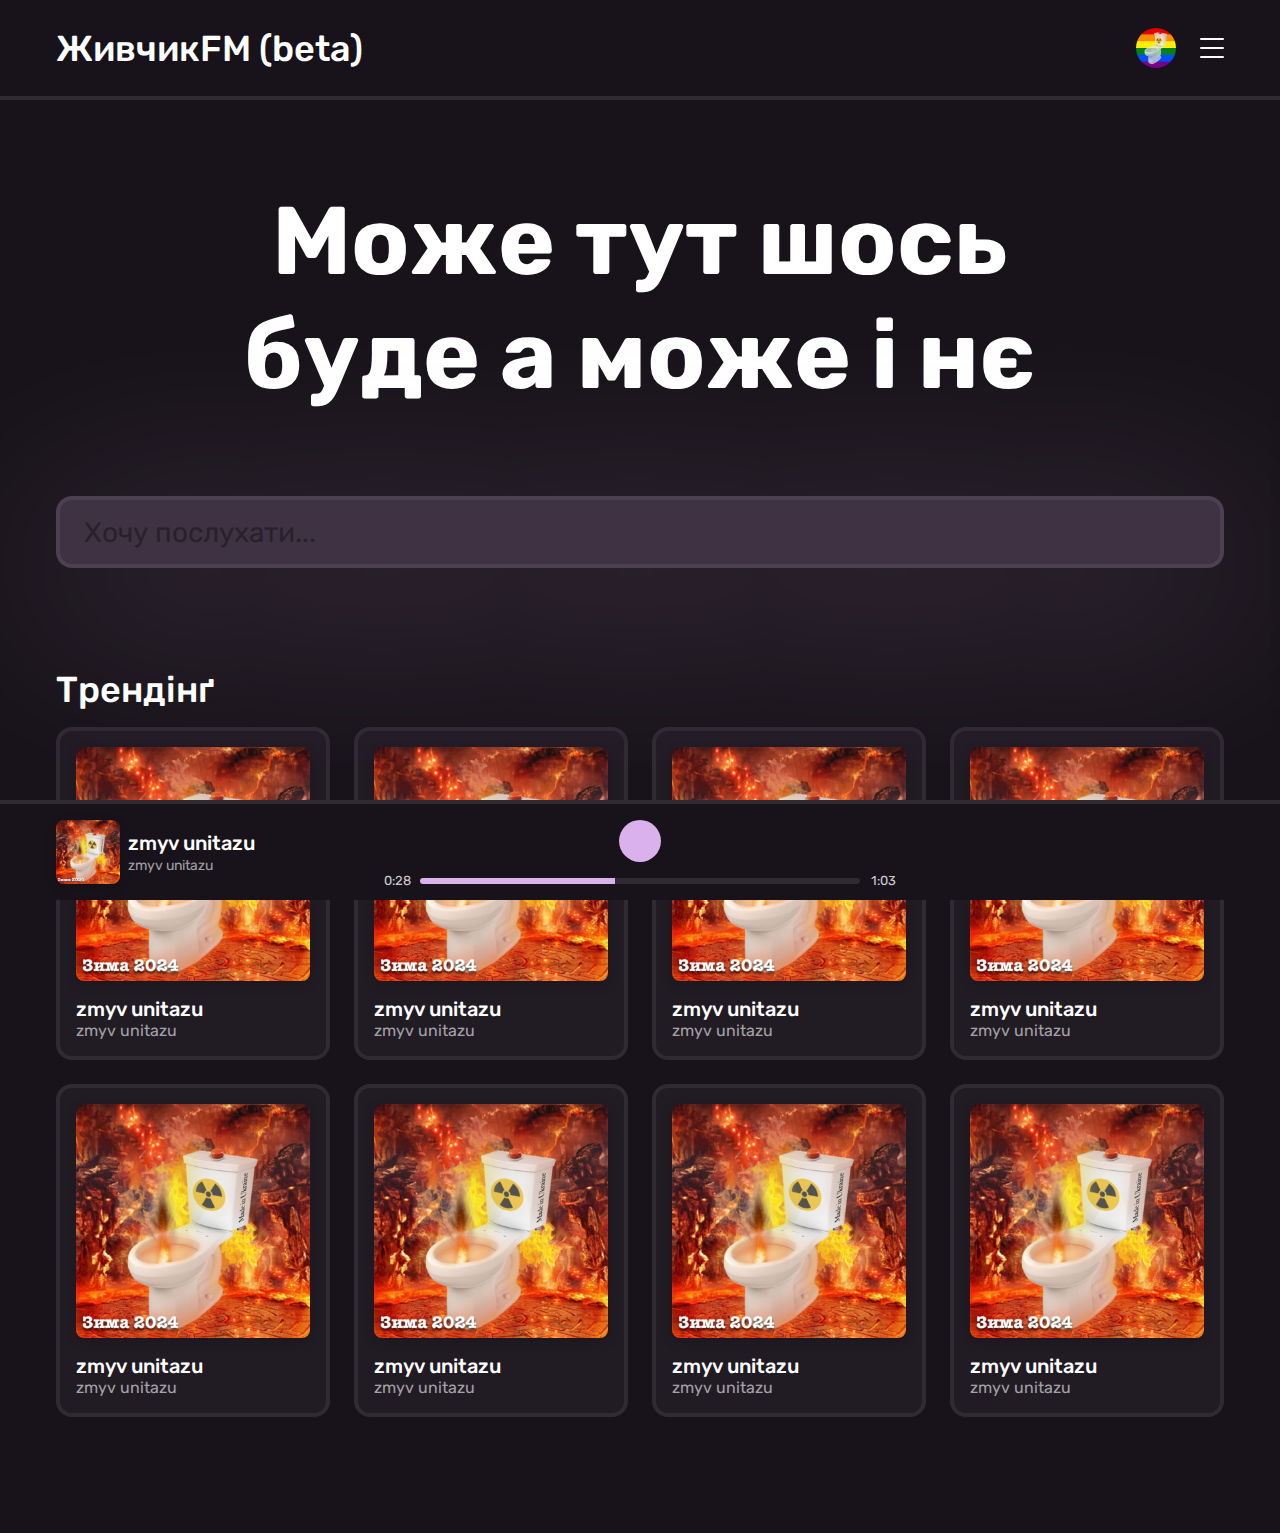
<file: main.html>
<!DOCTYPE html>
<html lang="en">
  <head>
    <meta charset="UTF-8" />
    <meta name="viewport" content="width=device-width, initial-scale=1.0" />
    <link rel="stylesheet" href="base.css" />
    <link rel="stylesheet" href="main.css" />
    <link
      rel="stylesheet"
      href="https://cdn-uicons.flaticon.com/uicons-regular-rounded/css/uicons-regular-rounded.css"
    />
    <title>ЖивчикFM</title>
  </head>
  <body>
    <div class="wrapper">
      <div class="track-player">
        <div class="track-player__container">
          <div class="track-player__song">
            <img src="img/zmyv unitazu.jpg" class="track-player__song__image" />
            <div class="track-player__song__info">
              <span class="track-player__song__info__name">zmyv unitazu</span>
              <a href="#" class="track-player__song__info__author">
                zmyv unitazu
              </a>
            </div>
          </div>
          <div class="track-player__controls">
            <div class="track-player__controls__buttons">
              <button class="track-player__controls__buttons__mix">
                <i class="fi fi-rr-shuffle"></i>
              </button>
              <button class="track-player__controls__buttons__previous">
                <i class="fi fi-rr-arrow-circle-left"></i>
              </button>
              <button class="track-player__controls__buttons__play">
                <i class="fi fi-rr-play"></i>
              </button>
              <button class="track-player__controls__buttons__next">
                <i class="fi fi-rr-arrow-circle-right"></i>
              </button>
              <button class="track-player__controls__buttons__repeat">
                <i class="fi fi-rr-arrows-repeat"></i>
              </button>
            </div>
            <div class="track-player__controls__timeline">
              <div class="track-player__controls__timeline__fill"></div>
            </div>
          </div>
          <div class="track-player__options"></div>
        </div>
      </div>
      <div class="header">
        <div class="header__container">
          <a href="#" class="header__logo">ЖивчикFM (beta)</a>
          <div class="header__nav">
            <a title="zmyv unitazu" href="#" class="header__nav__profile"></a>
            <div class="burger-button" id="burger-button">
              <div class="burger-button__line"></div>
              <div class="burger-button__line"></div>
              <div class="burger-button__line"></div>
            </div>
          </div>
        </div>
        <nav class="header__burger" id="header__burger">
          <div class="header__burger__container">
            <a href="#" class="header__burger__a">Home</a>
            <a href="#" class="header__burger__a">About</a>
            <a href="#" class="header__burger__a">Contact</a>
          </div>
        </nav>
      </div>
      <div class="main">
        <section class="hero">
          <div class="hero__container">
            <h1 class="hero__title">Може тут шось буде а може і нє</h1>
            <form action="" class="hero__search">
              <input
                type="text"
                name="search"
                placeholder="Хочу послухати..."
                class="hero__search__field"
              />
              <button class="hero__search__submit" type="submit">
                <i class="fi fi-rr-search"></i>
              </button>
            </form>
          </div>
        </section>
        <section class="content">
          <div class="content__container">
            <div class="content__trending">
              <h2 class="content__trending__title">Трендінґ</h2>
              <div class="content__trending__grid">
                <div class="song-card">
                  <button class="song-card__play">
                    <i class="fi fi-rr-play"></i>
                  </button>
                  <img src="img/zmyv unitazu.jpg" class="song-card__img" />
                  <div class="song-card__details">
                    <div class="song-card__details__info">
                      <a href="#" class="song-card__details__info__name">
                        zmyv unitazu
                      </a>
                      <a href="#" class="song-card__details__info__author">
                        zmyv unitazu
                      </a>
                    </div>
                    <button type="button" class="song-card__details__like">
                      <i class="fi fi-rr-heart"></i>
                    </button>
                  </div>
                </div>
                <div class="song-card">
                  <button class="song-card__play">
                    <i class="fi fi-rr-play"></i>
                  </button>
                  <img src="img/zmyv unitazu.jpg" class="song-card__img" />
                  <div class="song-card__details">
                    <div class="song-card__details__info">
                      <a href="#" class="song-card__details__info__name">
                        zmyv unitazu
                      </a>
                      <a href="#" class="song-card__details__info__author">
                        zmyv unitazu
                      </a>
                    </div>
                    <button type="button" class="song-card__details__like">
                      <i class="fi fi-rr-heart"></i>
                    </button>
                  </div>
                </div>
                <div class="song-card">
                  <button class="song-card__play">
                    <i class="fi fi-rr-play"></i>
                  </button>
                  <img src="img/zmyv unitazu.jpg" class="song-card__img" />
                  <div class="song-card__details">
                    <div class="song-card__details__info">
                      <a href="#" class="song-card__details__info__name">
                        zmyv unitazu
                      </a>
                      <a href="#" class="song-card__details__info__author">
                        zmyv unitazu
                      </a>
                    </div>
                    <button type="button" class="song-card__details__like">
                      <i class="fi fi-rr-heart"></i>
                    </button>
                  </div>
                </div>
                <div class="song-card">
                  <button class="song-card__play">
                    <i class="fi fi-rr-play"></i>
                  </button>
                  <img src="img/zmyv unitazu.jpg" class="song-card__img" />
                  <div class="song-card__details">
                    <div class="song-card__details__info">
                      <a href="#" class="song-card__details__info__name">
                        zmyv unitazu
                      </a>
                      <a href="#" class="song-card__details__info__author">
                        zmyv unitazu
                      </a>
                    </div>
                    <button type="button" class="song-card__details__like">
                      <i class="fi fi-rr-heart"></i>
                    </button>
                  </div>
                </div>
                <div class="song-card">
                  <button class="song-card__play">
                    <i class="fi fi-rr-play"></i>
                  </button>
                  <img src="img/zmyv unitazu.jpg" class="song-card__img" />
                  <div class="song-card__details">
                    <div class="song-card__details__info">
                      <a href="#" class="song-card__details__info__name">
                        zmyv unitazu
                      </a>
                      <a href="#" class="song-card__details__info__author">
                        zmyv unitazu
                      </a>
                    </div>
                    <button type="button" class="song-card__details__like">
                      <i class="fi fi-rr-heart"></i>
                    </button>
                  </div>
                </div>
                <div class="song-card">
                  <button class="song-card__play">
                    <i class="fi fi-rr-play"></i>
                  </button>
                  <img src="img/zmyv unitazu.jpg" class="song-card__img" />
                  <div class="song-card__details">
                    <div class="song-card__details__info">
                      <a href="#" class="song-card__details__info__name">
                        zmyv unitazu
                      </a>
                      <a href="#" class="song-card__details__info__author">
                        zmyv unitazu
                      </a>
                    </div>
                    <button type="button" class="song-card__details__like">
                      <i class="fi fi-rr-heart"></i>
                    </button>
                  </div>
                </div>
                <div class="song-card">
                  <button class="song-card__play">
                    <i class="fi fi-rr-play"></i>
                  </button>
                  <img src="img/zmyv unitazu.jpg" class="song-card__img" />
                  <div class="song-card__details">
                    <div class="song-card__details__info">
                      <a href="#" class="song-card__details__info__name">
                        zmyv unitazu
                      </a>
                      <a href="#" class="song-card__details__info__author">
                        zmyv unitazu
                      </a>
                    </div>
                    <button type="button" class="song-card__details__like">
                      <i class="fi fi-rr-heart"></i>
                    </button>
                  </div>
                </div>
                <div class="song-card">
                  <button class="song-card__play">
                    <i class="fi fi-rr-play"></i>
                  </button>
                  <img src="img/zmyv unitazu.jpg" class="song-card__img" />
                  <div class="song-card__details">
                    <div class="song-card__details__info">
                      <a href="#" class="song-card__details__info__name">
                        zmyv unitazu
                      </a>
                      <a href="#" class="song-card__details__info__author">
                        zmyv unitazu
                      </a>
                    </div>
                    <button type="button" class="song-card__details__like">
                      <i class="fi fi-rr-heart"></i>
                    </button>
                  </div>
                </div>
              </div>
            </div>
          </div>
        </section>
      </div>
    </div>
    <script src="app.js"></script>
  </body>
</html>
</file>
<file: base.css>
@import url("https://fonts.googleapis.com/css2?family=Rubik:wght@300;400;500;600&display=swap");

*,
*::after,
*::before {
  padding: 0;
  margin: 0;
  border: 0;
  box-sizing: border-box;
  font-family: "Rubik", sans-serif;
}
a {
  text-decoration: none;
  color: inherit;
}
ul,
ol,
li {
  list-style: none;
}
img {
  vertical-align: top;
}
h1,
h2,
h3,
h4,
h5,
h6 {
  font-weight: inherit;
  font-size: inherit;
}
html,
body {
  height: 100%;
}
body {
  font-language-override: 1;
  background-color: var(--bg);
  color: #fff;
}

.wrapper {
  display: flex;
  flex-direction: column;
  min-height: 100vh;
  position: relative;
}

[class*="__container"] {
  max-width: 1200px;
  margin: 0 auto;
  padding: 0 16px;
}

.main {
  flex: 1 1 auto;
  overflow: scroll;
  display: flex;
  flex-direction: column;
  justify-content: start;
  padding-top: 84px;
  gap: 16px;
  max-height: 100%;
  margin-bottom: 116px;
}

:root {
  --main: #dab1ec;

  --card-bg: rgba(218, 177, 236, 0.05);
  --card-bg-active: rgba(218, 177, 236, 0.1);

  --bg: #18131a;
  --border1: #302b33;

  --field-bg: rgba(218, 177, 236, 0.2);
  --field-outline: #4c4152;
  --field-text: #28212b;
}

/* --------- TRACK PLAYER --------- */
.track-player {
  height: 100px;
  width: 100%;
  border-top: 4px solid var(--border1);
  position: fixed;
  bottom: 0;
  background-color: var(--bg);
  z-index: 999;
}

.track-player__container {
  height: 100%;
  display: flex;
  justify-content: space-between;
}

.track-player__song {
  display: flex;
  justify-content: space-between;
  align-items: center;
  gap: 8px;
}

.track-player__song__image {
  height: calc(100% - 32px);
  border-radius: 8px;
  -webkit-border-radius: 8px;
  -moz-border-radius: 8px;
  -ms-border-radius: 8px;
  -o-border-radius: 8px;
  box-shadow: 0 4px 12px 0px rgba(0, 0, 0, 0.15);
}

.track-player__song__info {
  display: flex;
  flex-direction: column;
  gap: 2px;
}

.track-player__song__info__name {
  font-weight: 500;
  font-size: 20px;
}

.track-player__song__info__author {
  font-weight: 400;
  font-size: 14px;
  color: rgba(255, 255, 255, 0.6);
}

.track-player__song__info__author:hover {
  text-decoration: underline;
}

.track-player__controls {
  position: absolute;
  left: 50%;
  transform: translateX(-50%);
  max-width: 512px;
  width: 100%;
  height: 100%;
  -webkit-transform: translateX(-50%);
  -moz-transform: translateX(-50%);
  -ms-transform: translateX(-50%);
  -o-transform: translateX(-50%);
  display: flex;
  flex-direction: column;
  justify-content: space-between;
  padding: 16px 0;
}

.track-player__controls__buttons {
  margin: 0 auto;
  display: flex;
  gap: 16px;
  align-items: center;
}

.track-player__controls__buttons * {
  background: transparent;
  transition: 0.1s;
  -webkit-transition: 0.1s;
  -moz-transition: 0.1s;
  -ms-transition: 0.1s;
  -o-transition: 0.1s;
  cursor: pointer;
}

.track-player__controls__buttons *:active {
  transform: scale(0.95);
  -webkit-transform: scale(0.95);
  -moz-transform: scale(0.95);
  -ms-transform: scale(0.95);
  -o-transform: scale(0.95);
}

.track-player__controls__buttons i {
  color: var(--main);
  display: grid;
  place-content: center;
}

.track-player__controls__buttons__mix i,
.track-player__controls__buttons__repeat i {
  font-size: 24px;
}

.track-player__controls__buttons__next i,
.track-player__controls__buttons__previous i {
  font-size: 32px;
}

.track-player__controls__buttons__play {
  height: 42px;
  aspect-ratio: 1 / 1;
  border-radius: 50%;
  -webkit-border-radius: 50%;
  -moz-border-radius: 50%;
  -ms-border-radius: 50%;
  -o-border-radius: 50%;
  background-color: var(--main);
  position: relative;
}

.track-player__controls__buttons__play i {
  font-size: 22px;
  color: var(--bg);
  position: absolute;
  top: 10px;
  left: 11px;
}

.track-player__controls__timeline {
  width: calc(100% - 72px);
  height: 6px;
  background-color: #302b33;
  border-radius: 3px;
  -webkit-border-radius: 3px;
  -moz-border-radius: 3px;
  -ms-border-radius: 3px;
  -o-border-radius: 3px;
  overflow: hidden;
  margin: 0 auto;
  transition: 0.2s;
  -webkit-transition: 0.2s;
  -moz-transition: 0.2s;
  -ms-transition: 0.2s;
  -o-transition: 0.2s;
  cursor: pointer;
}

.track-player__controls__timeline:hover {
  height: 10px;
  border-radius: 5px;
  -webkit-border-radius: 5px;
  -moz-border-radius: 5px;
  -ms-border-radius: 5px;
  -o-border-radius: 5px;
}

.track-player__controls__timeline__fill {
  width: 44.4%;
  height: 100%;
  background-color: var(--main);
}

.track-player__controls__timeline::after {
  content: "0:28";
  color: rgba(255, 255, 255, 0.8);
  font-size: 13px;
  position: absolute;
  left: 0;
  bottom: 12px;
}

.track-player__controls__timeline::before {
  content: "1:03";
  color: rgba(255, 255, 255, 0.8);
  font-size: 13px;
  position: absolute;
  right: 0;
  bottom: 12px;
}
</file>
<file: main.css>
/* --------- HEADER --------- */
.header {
  height: 100px;
  border-bottom: 4px solid var(--border1);
  position: -webkit-sticky;
  position: sticky;
  top: 0;
  background-color: var(--bg);
  z-index: 99;
}

.header__container {
  height: 100%;
  display: flex;
  justify-content: space-between;
}

.header__logo {
  font-size: 2.25rem;
  font-weight: 500;
  display: flex;
  justify-content: center;
  align-items: center;
}

.header__nav {
  display: flex;
  align-items: center;
  gap: 24px;
}

.header__nav * {
  aspect-ratio: 1 / 1;
  width: 40px;
}

.header__nav__profile {
  background-image: url(img/zmyv_unitazu_lgbt.png);
  background-size: contain;
  border-radius: 50%;
  -webkit-border-radius: 50%;
  -moz-border-radius: 50%;
  -ms-border-radius: 50%;
  -o-border-radius: 50%;
}

.header__nav__menu-btn {
  cursor: pointer;
}

.header__nav__menu-btn i {
  font-size: 40px;
  display: grid;
  place-items: center;
}

.header__burger {
  position: absolute;
  height: 100vh;
  width: 100vw;
  top: 0;
  left: 0;
  background-color: var(--bg);
  padding-top: 96px;
  clip-path: inset(0px 0px 100% 0px);
  -webkit-clip-path: inset(0px 0px 100% 0px);
  transition: 1s cubic-bezier(0.16, 0.45, 0.25, 1);
  -webkit-transition: 1s cubic-bezier(0.16, 0.45, 0.25, 1);
  -moz-transition: 1s cubic-bezier(0.16, 0.45, 0.25, 1);
  -ms-transition: 1s cubic-bezier(0.16, 0.45, 0.25, 1);
  -o-transition: 1s cubic-bezier(0.16, 0.45, 0.25, 1);
  transform: translateY(-50px);
  -webkit-transform: translateY(-50px);
  -moz-transform: translateY(-50px);
  -ms-transform: translateY(-50px);
  -o-transform: translateY(-50px);
}

.header__burger.open {
  clip-path: inset(0px 0px 0px 0px);
  -webkit-clip-path: inset(0px 0px 0px 0px);
  transform: translateY(0);
  -webkit-transform: translateY(0);
  -moz-transform: translateY(0);
  -ms-transform: translateY(0);
  -o-transform: translateY(0);
}

.header__burger__container {
  display: flex;
  flex-direction: column;
  gap: 8px;
  color: #fff;
}

.header__burger__a {
  font-weight: 700;
  font-size: 48px;
  padding: 8px 24px;
  border-radius: 16px;
  -webkit-border-radius: 16px;
  -moz-border-radius: 16px;
  -ms-border-radius: 16px;
  -o-border-radius: 16px;
  transition: 0.1s;
  -webkit-transition: 0.1s;
  -moz-transition: 0.1s;
  -ms-transition: 0.1s;
  -o-transition: 0.1s;
}

.header__burger__a:hover {
  background-color: rgba(0, 0, 0, 0.2);
}

.burger-button {
  height: 20px;
  width: 24px;
  z-index: 999;
  position: relative;
  cursor: pointer;
}

.burger-button__line {
  height: 2px;
  width: 24px;
  background-color: #fff;
  border-radius: 1px;
  -webkit-border-radius: 1px;
  -moz-border-radius: 1px;
  -ms-border-radius: 1px;
  -o-border-radius: 1px;
  transition: 0.3s cubic-bezier(0.175, 0.885, 0.32, 1.275);
  -webkit-transition: 0.3s cubic-bezier(0.175, 0.885, 0.32, 1.275);
  -moz-transition: 0.3s cubic-bezier(0.175, 0.885, 0.32, 1.275);
  -ms-transition: 0.3s cubic-bezier(0.175, 0.885, 0.32, 1.275);
  -o-transition: 0.3s cubic-bezier(0.175, 0.885, 0.32, 1.275);
}

.burger-button__line:nth-child(1) {
  position: absolute;
  top: 0;
}

.burger-button__line:nth-child(2) {
  position: absolute;
  top: 50%;
  transform: translateY(-50%);
  -webkit-transform: translateY(-50%);
  -moz-transform: translateY(-50%);
  -ms-transform: translateY(-50%);
  -o-transform: translateY(-50%);
  height: 2px;
}

.burger-button__line:nth-child(3) {
  position: absolute;
  bottom: 0;
}

.burger-button.open > .burger-button__line:nth-child(1) {
  width: 28px;
  transform: rotate(45deg) translate(2px, 10.5px);
  -webkit-transform: rotate(45deg) translate(2px, 10.5px);
  -moz-transform: rotate(45deg) translate(2px, 10.5px);
  -ms-transform: rotate(45deg) translate(2px, 10.5px);
  -o-transform: rotate(45deg) translate(2px, 10.5px);
  height: 2px;
}

.burger-button.open > .burger-button__line:nth-child(2) {
  width: 0;
  height: 2px;
}

.burger-button.open > .burger-button__line:nth-child(3) {
  width: 28px;
  transform: rotate(-45deg) translate(2px, -10.5px);
  -webkit-transform: rotate(-45deg) translate(2px, -10.5px);
  -moz-transform: rotate(-45deg) translate(2px, -10.5px);
  -ms-transform: rotate(-45deg) translate(2px, -10.5px);
  -o-transform: rotate(-45deg) translate(2px, -10.5px);
  height: 2px;
}

/* --------- MAIN --------- */

/* --------- HERO --------- */
.hero__container {
  display: flex;
  flex-direction: column;
  gap: 84px;
}

.hero__title {
  font-size: 96px;
  font-weight: bolder;
  text-align: center;
  max-width: 860px;
  margin: 0 auto;
}

.hero__search {
  width: 100%;
  height: 72px;
  background-color: var(--field-bg);
  border-radius: 16px;
  border: 4px solid var(--field-outline);
  box-shadow: 0 32px 200px 16px var(--field-bg);
  -webkit-border-radius: 16px;
  -moz-border-radius: 16px;
  -ms-border-radius: 16px;
  -o-border-radius: 16px;
  display: flex;
  flex-grow: 1;
  transition: 0.2s;
  -webkit-transition: 0.2s;
  -moz-transition: 0.2s;
  -ms-transition: 0.2s;
  -o-transition: 0.2s;
  margin-bottom: 84px;
}

.hero__search:has(.hero__search__field:focus) {
  border: 4px solid var(--main);
}

.hero__search__field {
  width: 100%;
  border-radius: 16px 0 0 16px;
  -webkit-border-radius: 16px 0 0 16px;
  -moz-border-radius: 16px 0 0 16px;
  -ms-border-radius: 16px 0 0 16px;
  -o-border-radius: 16px 0 0 16px;
  background: transparent;
  font-size: 1.75rem;
  color: #fff;
  padding: 0 24px;
}

.hero__search__field:focus {
  outline: none;
}

.hero__search__field::-webkit-input-placeholder {
  color: var(--field-text);
}

.hero__search__field::-moz-placeholder {
  color: var(--field-text);
}

.hero__search__field:-ms-input-placeholder {
  color: var(--field-text);
}

.hero__search__field::-ms-input-placeholder {
  color: var(--field-text);
}

.hero__search__field::placeholder {
  color: var(--field-text);
}

.hero__search__submit {
  aspect-ratio: 1 / 1;
  height: 100%;
  border-radius: 0 16px 16px 0;
  -webkit-border-radius: 0 16px 16px 0;
  -moz-border-radius: 0 16px 16px 0;
  -ms-border-radius: 0 16px 16px 0;
  -o-border-radius: 0 16px 16px 0;
  background: transparent;
  cursor: pointer;
}

.hero__search > .hero__search__submit {
  display: grid;
  place-items: center;
  color: var(--field-text);
  transition: 0.2s;
  -webkit-transition: 0.2s;
  -moz-transition: 0.2s;
  -ms-transition: 0.2s;
  -o-transition: 0.2s;
}

.hero__search:has(.hero__search__field:focus) > .hero__search__submit {
  color: var(--main);
}

.hero__search > .hero__search__submit i {
  font-size: 40px;
  display: flex;
  align-items: center;
  justify-content: center;
}

/* --------- CONTENT --------- */
.content__trending__title {
  font-size: 2.25rem;
  font-weight: 500;
  margin-bottom: 16px;
}

.content__trending__grid {
  display: grid;
  grid-template-columns: 1fr 1fr 1fr 1fr;
  column-gap: 24px;
  row-gap: 24px;
}

/* --------- SONG CARD --------- */
.song-card {
  padding: 16px;
  border: 4px solid var(--border1);
  border-radius: 16px;
  -webkit-border-radius: 16px;
  -moz-border-radius: 16px;
  -ms-border-radius: 16px;
  -o-border-radius: 16px;
  display: flex;
  flex-direction: column;
  gap: 16px;
  background-color: var(--card-bg);
  transition: 0.2s;
  -webkit-transition: 0.2s;
  -moz-transition: 0.2s;
  -ms-transition: 0.2s;
  -o-transition: 0.2s;
  position: relative;
}

.song-card:hover {
  background-color: var(--card-bg-active);
}

.song-card:hover > .song-card__play {
  opacity: 1;
  pointer-events: all;
}

.song-card__play {
  position: absolute;
  width: calc(100% - 32px);
  border-radius: 8px;
  -webkit-border-radius: 8px;
  -moz-border-radius: 8px;
  -ms-border-radius: 8px;
  -o-border-radius: 8px;
  height: calc(100% - 32px - 16px - 42px);
  background-color: #00000097;
  cursor: pointer;
  transition: 0.2s;
  -webkit-transition: 0.2s;
  -moz-transition: 0.2s;
  -ms-transition: 0.2s;
  -o-transition: 0.2s;
  opacity: 0;
  pointer-events: none;
}

.song-card__play i {
  font-size: 64px;
  color: var(--main);
}

.song-card__img {
  width: 100%;
  border-radius: 8px;
  -webkit-border-radius: 8px;
  -moz-border-radius: 8px;
  -ms-border-radius: 8px;
  -o-border-radius: 8px;
  box-shadow: 0 4px 12px 0px rgba(0, 0, 0, 0.15);
}

.song-card__details {
  display: flex;
  justify-content: space-between;
}

.song-card__details__info {
  display: flex;
  flex-direction: column;
  justify-content: space-between;
}

.song-card__details__info__name {
  font-size: 1.25rem;
  font-weight: 500;
}

.song-card__details__info__name:hover {
  text-decoration: underline;
}

.song-card__details__info__author {
  font-size: 1rem;
  color: rgba(255, 255, 255, 0.6);
}

.song-card__details__info__author:hover {
  text-decoration: underline;
}

.song-card__details__like {
  aspect-ratio: 1 / 1;
  height: 100%;
  font-size: 32px;
  background: transparent;
  color: var(--main);
  opacity: 0.3;
  transition: 0.2s;
  -webkit-transition: 0.2s;
  -moz-transition: 0.2s;
  -ms-transition: 0.2s;
  -o-transition: 0.2s;
  cursor: pointer;
}

.song-card__details__like:hover {
  opacity: 1;
}

.song-card__details__like i {
  display: grid;
  place-items: center;
}
</file>
